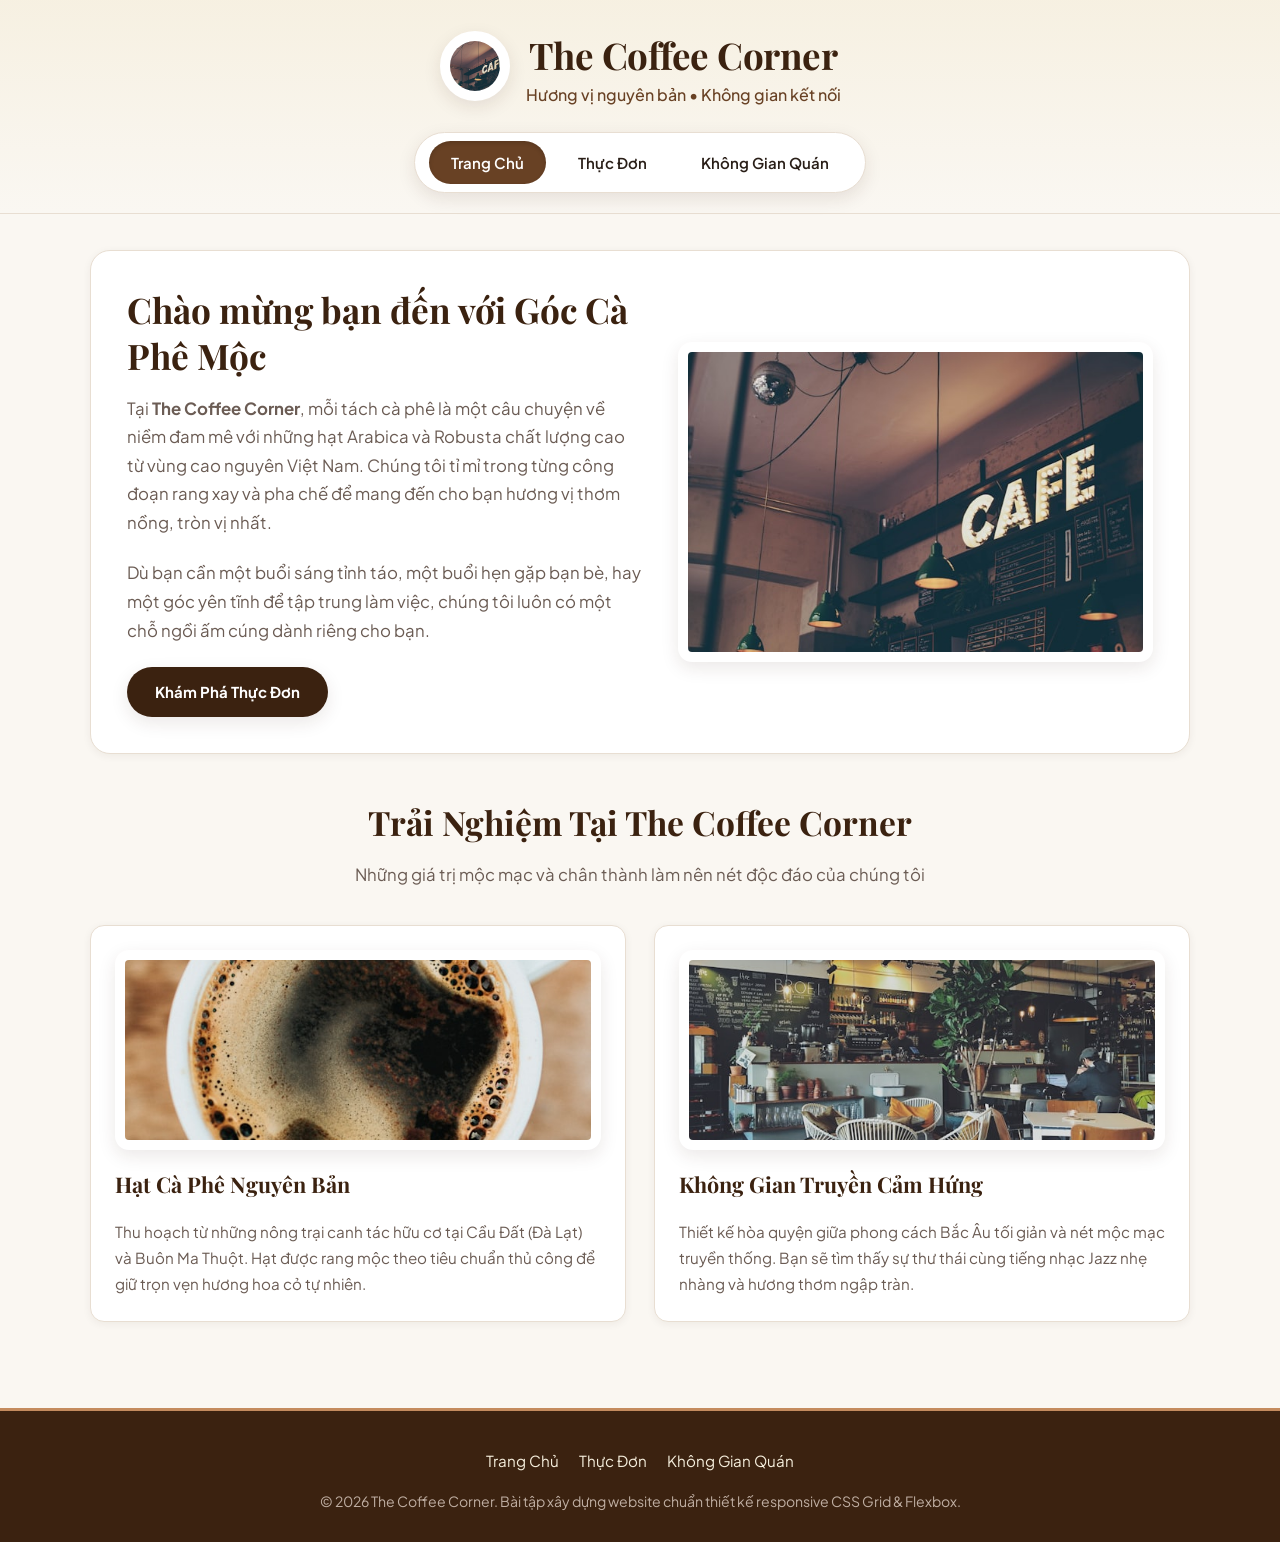
<file: index.html>
<!DOCTYPE html>
<html lang="vi">

<head>
  <meta charset="utf-8">
  <meta name="viewport" content="width=device-width, initial-scale=1.0">
  <title>Trang Chủ - The Coffee Corner | Cà Phê Mộc & Không Gian Thư Giãn</title>
  <link rel="stylesheet" href="css/style.css">
</head>

<body>
  <a href="#main-content" class="skip-link">Chuyển đến Nội dung chính</a>

  <header>
    <div class="header-container">
      <div class="brand-wrapper">
        <img src="images/coffee_hero.jpg" alt="Logo tách cà phê nghệ thuật The Coffee Corner" class="brand-logo"
          width="70" height="70">
        <div>
          <h1>The Coffee Corner</h1>
          <p class="tagline">Hương vị nguyên bản &bull; Không gian kết nối</p>
        </div>
      </div>

      <nav aria-label="Điều hướng chính">
        <ul>
          <li><a href="index.html" class="active">Trang Chủ</a></li>
          <li><a href="menu.html">Thực Đơn</a></li>
          <li><a href="space.html">Không Gian Quán</a></li>
        </ul>
      </nav>
    </div>
  </header>

  <main id="main-content">
    <section class="hero-section">
      <div class="hero-text">
        <h2>Chào mừng bạn đến với Góc Cà Phê Mộc</h2>
        <p>Tại <strong>The Coffee Corner</strong>, mỗi tách cà phê là một câu chuyện về niềm đam mê với những hạt
          Arabica và Robusta chất lượng cao từ vùng cao nguyên Việt Nam. Chúng tôi tỉ mỉ trong từng công đoạn rang xay
          và pha chế để mang đến cho bạn hương vị thơm nồng, tròn vị nhất.</p>
        <p>Dù bạn cần một buổi sáng tỉnh táo, một buổi hẹn gặp bạn bè, hay một góc yên tĩnh để tập trung làm việc, chúng
          tôi luôn có một chỗ ngồi ấm cúng dành riêng cho bạn.</p>
        <a href="menu.html" class="cta-button">Khám Phá Thực Đơn</a>
      </div>
      <div class="hero-image-wrapper">
        <img src="images/coffee_hero.jpg" alt="Tách cà phê Latte Art với bọt sữa mịn màng và đĩa sứ ấm cúng" width="480"
          height="320">
      </div>
    </section>

    <section>
      <div class="page-header">
        <h2>Trải Nghiệm Tại The Coffee Corner</h2>
        <p>Những giá trị mộc mạc và chân thành làm nên nét độc đáo của chúng tôi</p>
      </div>

      <div class="features-grid">
        <article class="feature-card">
          <img src="images/coffee_beans.jpg" alt="Những hạt cà phê rang mộc nguyên chất bóng dầu thơm phức" width="360"
            height="200">
          <h3>Hạt Cà Phê Nguyên Bản</h3>
          <p>Thu hoạch từ những nông trại canh tác hữu cơ tại Cầu Đất (Đà Lạt) và Buôn Ma Thuột. Hạt được rang mộc theo
            tiêu chuẩn thủ công để giữ trọn vẹn hương hoa cỏ tự nhiên.</p>
        </article>

        <article class="feature-card">
          <img src="images/space_interior.jpg" alt="Không gian quán với bàn ghế gỗ tự nhiên và ánh sáng dịu nhẹ"
            width="360" height="200">
          <h3>Không Gian Truyền Cảm Hứng</h3>
          <p>Thiết kế hòa quyện giữa phong cách Bắc Âu tối giản và nét mộc mạc truyền thống. Bạn sẽ tìm thấy sự thư thái
            cùng tiếng nhạc Jazz nhẹ nhàng và hương thơm ngập tràn.</p>
        </article>
      </div>
    </section>
  </main>

  <footer>
    <div class="footer-container">
      <ul class="footer-nav">
        <li><a href="index.html">Trang Chủ</a></li>
        <li><a href="menu.html">Thực Đơn</a></li>
        <li><a href="space.html">Không Gian Quán</a></li>
      </ul>
      <p class="footer-copy">&copy; 2026 The Coffee Corner. Bài tập xây dựng website chuẩn thiết kế responsive CSS Grid
        &amp; Flexbox.</p>
    </div>
  </footer>
</body>

</html>
</file>
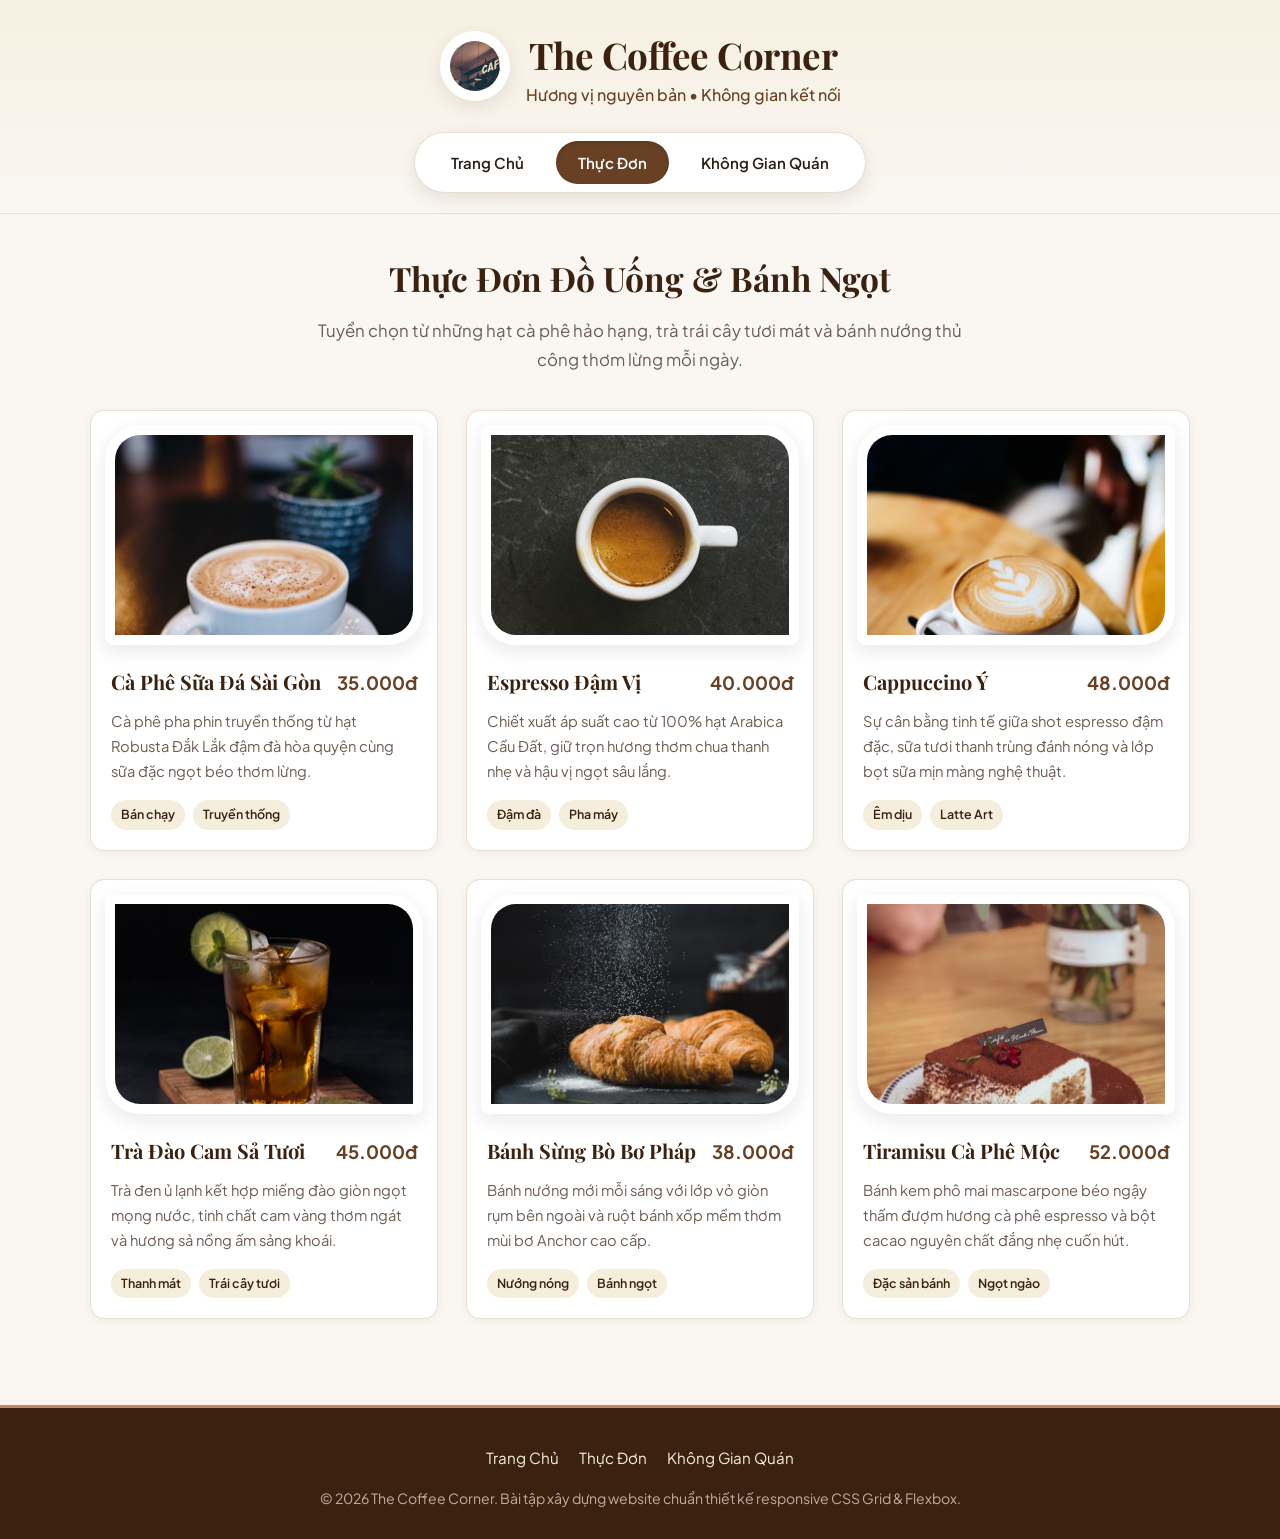
<file: menu.html>
<!DOCTYPE html>
<html lang="vi">

<head>
  <meta charset="utf-8">
  <meta name="viewport" content="width=device-width, initial-scale=1.0">
  <title>Thực Đơn - The Coffee Corner | Cà Phê Đặc Sản & Bánh Ngọt Thủ Công</title>
  <link rel="stylesheet" href="css/style.css">
</head>

<body>
  <a href="#main-content" class="skip-link">Chuyển đến Nội dung chính</a>

  <header>
    <div class="header-container">
      <div class="brand-wrapper">
        <img src="images/coffee_hero.jpg" alt="Logo tách cà phê nghệ thuật The Coffee Corner" class="brand-logo" width="70" height="70">
        <div>
          <h1>The Coffee Corner</h1>
          <p class="tagline">Hương vị nguyên bản &bull; Không gian kết nối</p>
        </div>
      </div>

      <nav aria-label="Điều hướng chính">
        <ul>
          <li><a href="index.html">Trang Chủ</a></li>
          <li><a href="menu.html" class="active">Thực Đơn</a></li>
          <li><a href="space.html">Không Gian Quán</a></li>
        </ul>
      </nav>
    </div>
  </header>

  <main id="main-content">
    <div class="page-header">
      <h2>Thực Đơn Đồ Uống &amp; Bánh Ngọt</h2>
      <p>Tuyển chọn từ những hạt cà phê hảo hạng, trà trái cây tươi mát và bánh nướng thủ công thơm lừng mỗi ngày.</p>
    </div>

    <div class="menu-grid">
      <article class="menu-card">
        <div class="menu-card-img-wrap">
          <img src="images/menu_ca_phe_sua.jpg" alt="Ly cà phê sữa đá truyền thống Việt Nam với lớp sữa đặc sánh mịn" width="320" height="220">
        </div>
        <div class="menu-card-body">
          <div class="menu-card-header">
            <h3 class="menu-card-title">Cà Phê Sữa Đá Sài Gòn</h3>
            <span class="menu-card-price">35.000đ</span>
          </div>
          <p class="menu-card-desc">Cà phê pha phin truyền thống từ hạt Robusta Đắk Lắk đậm đà hòa quyện cùng sữa đặc ngọt béo thơm lừng.</p>
          <div class="menu-card-tags">
            <span class="tag-badge">Bán chạy</span>
            <span class="tag-badge">Truyền thống</span>
          </div>
        </div>
      </article>

      <article class="menu-card">
        <div class="menu-card-img-wrap">
          <img src="images/menu_espresso.jpg" alt="Tách cà phê Espresso đậm đà với lớp bọt crema màu cánh gián hoàn hảo" width="320" height="220">
        </div>
        <div class="menu-card-body">
          <div class="menu-card-header">
            <h3 class="menu-card-title">Espresso Đậm Vị</h3>
            <span class="menu-card-price">40.000đ</span>
          </div>
          <p class="menu-card-desc">Chiết xuất áp suất cao từ 100% hạt Arabica Cầu Đất, giữ trọn hương thơm chua thanh nhẹ và hậu vị ngọt sâu lắng.</p>
          <div class="menu-card-tags">
            <span class="tag-badge">Đậm đà</span>
            <span class="tag-badge">Pha máy</span>
          </div>
        </div>
      </article>

      <article class="menu-card">
        <div class="menu-card-img-wrap">
          <img src="images/menu_cappuccino.jpg" alt="Tách Cappuccino bọt sữa vẽ hình lá nghệ thuật tinh tế" width="320" height="220">
        </div>
        <div class="menu-card-body">
          <div class="menu-card-header">
            <h3 class="menu-card-title">Cappuccino Ý</h3>
            <span class="menu-card-price">48.000đ</span>
          </div>
          <p class="menu-card-desc">Sự cân bằng tinh tế giữa shot espresso đậm đặc, sữa tươi thanh trùng đánh nóng và lớp bọt sữa mịn màng nghệ thuật.</p>
          <div class="menu-card-tags">
            <span class="tag-badge">Êm dịu</span>
            <span class="tag-badge">Latte Art</span>
          </div>
        </div>
      </article>

      <article class="menu-card">
        <div class="menu-card-img-wrap">
          <img src="images/menu_tra_dao.jpg" alt="Ly trà đào cam sả thanh mát rực rỡ với lát cam vàng và sả tươi" width="320" height="220">
        </div>
        <div class="menu-card-body">
          <div class="menu-card-header">
            <h3 class="menu-card-title">Trà Đào Cam Sả Tươi</h3>
            <span class="menu-card-price">45.000đ</span>
          </div>
          <p class="menu-card-desc">Trà đen ủ lạnh kết hợp miếng đào giòn ngọt mọng nước, tinh chất cam vàng thơm ngát và hương sả nồng ấm sảng khoái.</p>
          <div class="menu-card-tags">
            <span class="tag-badge">Thanh mát</span>
            <span class="tag-badge">Trái cây tươi</span>
          </div>
        </div>
      </article>

      <article class="menu-card">
        <div class="menu-card-img-wrap">
          <img src="images/menu_croissant.jpg" alt="Bánh sừng bò Croissant nướng bơ Pháp vàng giòn nhiều lớp xếp chồng" width="320" height="220">
        </div>
        <div class="menu-card-body">
          <div class="menu-card-header">
            <h3 class="menu-card-title">Bánh Sừng Bò Bơ Pháp</h3>
            <span class="menu-card-price">38.000đ</span>
          </div>
          <p class="menu-card-desc">Bánh nướng mới mỗi sáng với lớp vỏ giòn rụm bên ngoài và ruột bánh xốp mềm thơm mùi bơ Anchor cao cấp.</p>
          <div class="menu-card-tags">
            <span class="tag-badge">Nướng nóng</span>
            <span class="tag-badge">Bánh ngọt</span>
          </div>
        </div>
      </article>

      <article class="menu-card">
        <div class="menu-card-img-wrap">
          <img src="images/menu_tiramisu.jpg" alt="Miếng bánh Tiramisu phủ bột cacao nguyên chất sang trọng béo ngậy" width="320" height="220">
        </div>
        <div class="menu-card-body">
          <div class="menu-card-header">
            <h3 class="menu-card-title">Tiramisu Cà Phê Mộc</h3>
            <span class="menu-card-price">52.000đ</span>
          </div>
          <p class="menu-card-desc">Bánh kem phô mai mascarpone béo ngậy thấm đượm hương cà phê espresso và bột cacao nguyên chất đắng nhẹ cuốn hút.</p>
          <div class="menu-card-tags">
            <span class="tag-badge">Đặc sản bánh</span>
            <span class="tag-badge">Ngọt ngào</span>
          </div>
        </div>
      </article>
    </div>
  </main>

  <footer>
    <div class="footer-container">
      <ul class="footer-nav">
        <li><a href="index.html">Trang Chủ</a></li>
        <li><a href="menu.html">Thực Đơn</a></li>
        <li><a href="space.html">Không Gian Quán</a></li>
      </ul>
      <p class="footer-copy">&copy; 2026 The Coffee Corner. Bài tập xây dựng website chuẩn thiết kế responsive CSS Grid &amp; Flexbox.</p>
    </div>
  </footer>
</body>

</html>
</file>
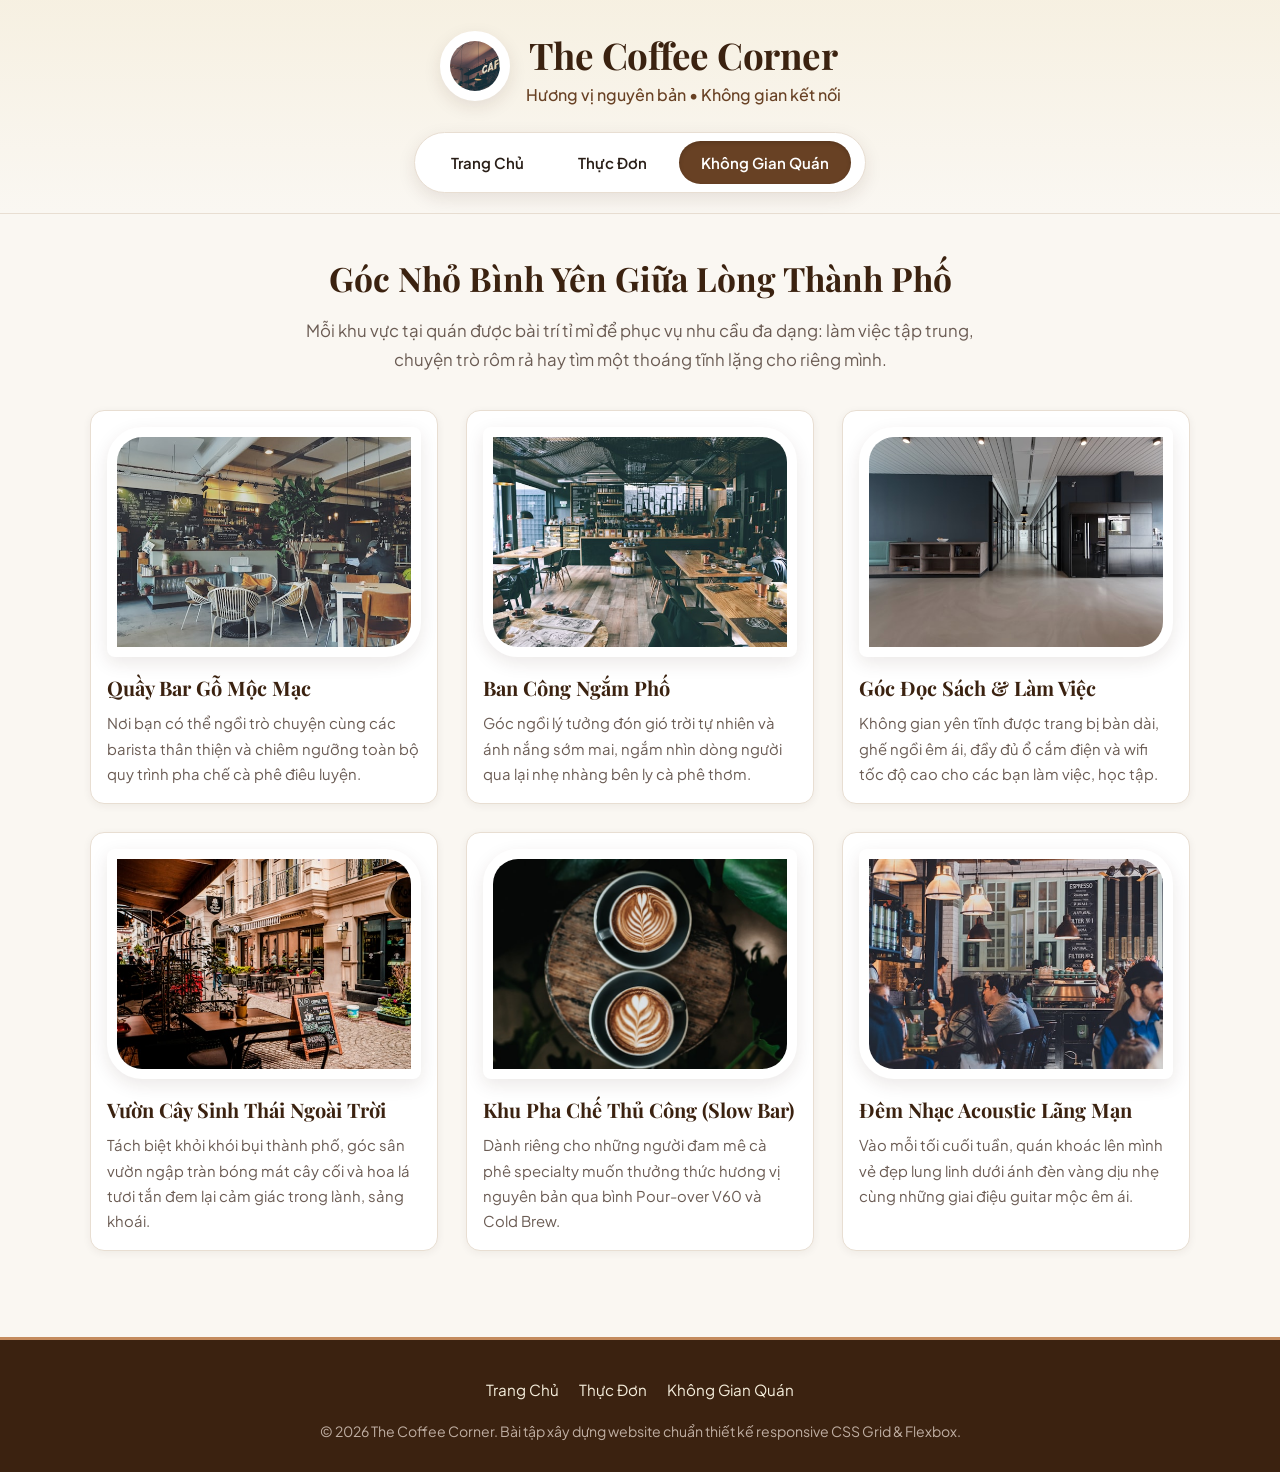
<file: space.html>
<!DOCTYPE html>
<html lang="vi">

<head>
  <meta charset="utf-8">
  <meta name="viewport" content="width=device-width, initial-scale=1.0">
  <title>Không Gian Quán - The Coffee Corner | Khám Phá Từng Góc Nhỏ Bình Yên</title>
  <link rel="stylesheet" href="css/style.css">
</head>

<body>
  <a href="#main-content" class="skip-link">Chuyển đến Nội dung chính</a>

  <header>
    <div class="header-container">
      <div class="brand-wrapper">
        <img src="images/coffee_hero.jpg" alt="Logo tách cà phê nghệ thuật The Coffee Corner" class="brand-logo" width="70" height="70">
        <div>
          <h1>The Coffee Corner</h1>
          <p class="tagline">Hương vị nguyên bản &bull; Không gian kết nối</p>
        </div>
      </div>

      <nav aria-label="Điều hướng chính">
        <ul>
          <li><a href="index.html">Trang Chủ</a></li>
          <li><a href="menu.html">Thực Đơn</a></li>
          <li><a href="space.html" class="active">Không Gian Quán</a></li>
        </ul>
      </nav>
    </div>
  </header>

  <main id="main-content">
    <div class="page-header">
      <h2>Góc Nhỏ Bình Yên Giữa Lòng Thành Phố</h2>
      <p>Mỗi khu vực tại quán được bài trí tỉ mỉ để phục vụ nhu cầu đa dạng: làm việc tập trung, chuyện trò rôm rả hay tìm một thoáng tĩnh lặng cho riêng mình.</p>
    </div>

    <div class="flex-gallery">
      <article class="gallery-card">
        <img src="images/space_interior.jpg" alt="Quầy bar gỗ sồi mộc mạc với ánh đèn vàng ấm áp và ghế ngồi quầy bar" width="320" height="230">
        <div class="gallery-info">
          <h3>Quầy Bar Gỗ Mộc Mạc</h3>
          <p>Nơi bạn có thể ngồi trò chuyện cùng các barista thân thiện và chiêm ngưỡng toàn bộ quy trình pha chế cà phê điêu luyện.</p>
        </div>
      </article>

      <article class="gallery-card">
        <img src="images/space_balcony.jpg" alt="Khu vực ban công ngoài trời nhiều chậu cây xanh nhìn xuống con phố tấp nập" width="320" height="230">
        <div class="gallery-info">
          <h3>Ban Công Ngắm Phố</h3>
          <p>Góc ngồi lý tưởng đón gió trời tự nhiên và ánh nắng sớm mai, ngắm nhìn dòng người qua lại nhẹ nhàng bên ly cà phê thơm.</p>
        </div>
      </article>

      <article class="gallery-card">
        <img src="images/space_study.jpg" alt="Bàn làm việc dài bằng gỗ với đèn học cá nhân, ổ cắm điện và ghế công thái học" width="320" height="230">
        <div class="gallery-info">
          <h3>Góc Đọc Sách &amp; Làm Việc</h3>
          <p>Không gian yên tĩnh được trang bị bàn dài, ghế ngồi êm ái, đầy đủ ổ cắm điện và wifi tốc độ cao cho các bạn làm việc, học tập.</p>
        </div>
      </article>

      <article class="gallery-card">
        <img src="images/space_garden.jpg" alt="Khu vườn nhỏ rợp bóng mát cây xanh với bàn ghế đá ngoài trời thư thái" width="320" height="230">
        <div class="gallery-info">
          <h3>Vườn Cây Sinh Thái Ngoài Trời</h3>
          <p>Tách biệt khỏi khói bụi thành phố, góc sân vườn ngập tràn bóng mát cây cối và hoa lá tươi tắn đem lại cảm giác trong lành, sảng khoái.</p>
        </div>
      </article>

      <article class="gallery-card">
        <img src="images/space_barista.jpg" alt="Barista đang tỉ mỉ rót nước pha cà phê thủ công theo phương pháp Pour-over" width="320" height="230">
        <div class="gallery-info">
          <h3>Khu Pha Chế Thủ Công (Slow Bar)</h3>
          <p>Dành riêng cho những người đam mê cà phê specialty muốn thưởng thức hương vị nguyên bản qua bình Pour-over V60 và Cold Brew.</p>
        </div>
      </article>

      <article class="gallery-card">
        <img src="images/space_evening.jpg" alt="Quán cà phê lung linh ánh đèn vàng ấm cúng và lãng mạn vào ban đêm" width="320" height="230">
        <div class="gallery-info">
          <h3>Đêm Nhạc Acoustic Lãng Mạn</h3>
          <p>Vào mỗi tối cuối tuần, quán khoác lên mình vẻ đẹp lung linh dưới ánh đèn vàng dịu nhẹ cùng những giai điệu guitar mộc êm ái.</p>
        </div>
      </article>
    </div>
  </main>

  <footer>
    <div class="footer-container">
      <ul class="footer-nav">
        <li><a href="index.html">Trang Chủ</a></li>
        <li><a href="menu.html">Thực Đơn</a></li>
        <li><a href="space.html">Không Gian Quán</a></li>
      </ul>
      <p class="footer-copy">&copy; 2026 The Coffee Corner. Bài tập xây dựng website chuẩn thiết kế responsive CSS Grid &amp; Flexbox.</p>
    </div>
  </footer>
</body>

</html>
</file>
<file: css/style.css>
@import url('https://fonts.googleapis.com/css2?family=Plus+Jakarta+Sans:wght@400;500;600;700;800&family=Playfair+Display:ital,wght@0,600;0,700;1,600&display=swap');

:root {
  --font-main: 'Plus Jakarta Sans', system-ui, -apple-system, sans-serif;
  --font-heading: 'Playfair Display', Georgia, serif;
  
  --coffee-dark: #3b2210;
  --coffee-medium: #684124;
  --coffee-light: #9c6644;
  --coffee-accent: #c48b5e;
  --cream-soft: #fcf9f5;
  --cream-warm: #f5eedc;
  --cream-accent: #edd9be;
  
  --text-dark: #291e17;
  --text-muted: #6b5c54;
  --text-light: #ffffff;
  
  --bg-body: #faf7f2;
  --bg-card: #ffffff;
  --border-color: #e8ded2;
  
  --shadow-sm: 0 2px 8px rgba(59, 34, 16, 0.06);
  --shadow-md: 0 6px 18px rgba(59, 34, 16, 0.1);
  --shadow-lg: 0 12px 30px rgba(59, 34, 16, 0.15);
  --shadow-hover: 0 16px 36px rgba(59, 34, 16, 0.2);
  
  --radius-sm: 8px;
  --radius-md: 14px;
  --radius-lg: 20px;
  --radius-full: 9999px;
  
  --transition-normal: all 0.3s cubic-bezier(0.25, 0.8, 0.25, 1);
  --transition-fast: all 0.2s ease;
}

* {
  box-sizing: border-box;
  margin: 0;
  padding: 0;
}

html {
  scroll-behavior: smooth;
}

body {
  font-family: var(--font-main);
  background-color: var(--bg-body);
  color: var(--text-dark);
  line-height: 1.7;
  font-size: 16px;
  min-height: 100vh;
  display: flex;
  flex-direction: column;
}

.skip-link {
  position: absolute;
  top: -9999px;
  left: -9999px;
  background-color: var(--coffee-dark);
  color: #ffffff;
  padding: 12px 24px;
  font-weight: 700;
  font-size: 15px;
  text-decoration: none;
  border-radius: var(--radius-sm);
  border: 2px solid var(--coffee-accent);
  box-shadow: var(--shadow-lg);
  z-index: 10000;
  transition: opacity 0.2s ease;
}

.skip-link:focus {
  top: 16px;
  left: 16px;
  outline: 3px solid var(--cream-accent);
}

header {
  background: linear-gradient(180deg, rgba(245, 238, 220, 0.75) 0%, rgba(250, 247, 242, 0) 100%);
  padding: 24px 20px 20px 20px;
  text-align: center;
  border-bottom: 1px solid var(--border-color);
}

.header-container {
  max-width: 1140px;
  margin: 0 auto;
  display: flex;
  flex-direction: column;
  align-items: center;
  gap: 18px;
}

.brand-wrapper {
  display: flex;
  align-items: center;
  gap: 16px;
}

.brand-wrapper h1 {
  font-family: var(--font-heading);
  font-size: 2.3rem;
  font-weight: 700;
  color: var(--coffee-dark);
  letter-spacing: -0.5px;
}

.tagline {
  font-size: 1rem;
  color: var(--coffee-medium);
  font-weight: 500;
  margin-top: -6px;
}

nav {
  display: inline-block;
  background-color: #ffffff;
  padding: 8px 14px;
  border-radius: var(--radius-full);
  box-shadow: var(--shadow-md);
  border: 1px solid var(--border-color);
  margin-top: 6px;
}

nav ul {
  display: flex;
  list-style: none;
  gap: 10px;
  align-items: center;
  flex-wrap: wrap;
  justify-content: center;
}

nav ul li {
  display: inline-block;
}

nav ul li a {
  display: block;
  padding: 9px 22px;
  color: var(--text-dark);
  text-decoration: none;
  font-weight: 600;
  font-size: 15px;
  border-radius: var(--radius-full);
  transition: var(--transition-fast);
}

nav ul li a:hover {
  background-color: var(--coffee-dark);
  color: #ffffff;
  transform: translateY(-2px);
  box-shadow: 0 4px 12px rgba(59, 34, 16, 0.25);
}

nav ul li a.active {
  background-color: var(--coffee-medium);
  color: #ffffff;
  box-shadow: inset 0 2px 4px rgba(0, 0, 0, 0.15);
}

img {
  border: 4px solid #ffffff;
  padding: 6px;
  border-radius: var(--radius-md);
  background-color: #ffffff;
  box-shadow: var(--shadow-md);
  box-sizing: border-box;
  max-width: 100%;
  height: auto;
  display: block;
  transition: var(--transition-normal);
}

img:hover {
  transform: scale(1.03) translateY(-4px);
  box-shadow: var(--shadow-hover);
  border-color: var(--cream-accent);
}

.brand-logo {
  width: 70px;
  height: 70px;
  object-fit: cover;
  border-radius: var(--radius-full);
}

main {
  flex: 1;
  max-width: 1140px;
  width: 100%;
  margin: 36px auto;
  padding: 0 20px;
}

.page-header {
  text-align: center;
  margin-bottom: 36px;
}

.page-header h2 {
  font-family: var(--font-heading);
  font-size: 2.1rem;
  color: var(--coffee-dark);
  margin-bottom: 10px;
}

.page-header p {
  color: var(--text-muted);
  max-width: 680px;
  margin: 0 auto;
  font-size: 1.05rem;
}

.features-grid {
  display: grid;
  grid-template-columns: repeat(auto-fit, minmax(320px, 1fr));
  gap: 28px;
  margin-top: 36px;
}

.menu-grid {
  display: grid;
  grid-template-columns: repeat(auto-fit, minmax(320px, 1fr));
  gap: 28px;
}

.gallery-grid {
  display: grid;
  grid-template-columns: repeat(auto-fit, minmax(320px, 1fr));
  gap: 28px;
}

.hero-section {
  display: flex;
  flex-wrap: wrap;
  align-items: center;
  gap: 36px;
  background-color: var(--bg-card);
  padding: 36px;
  border-radius: var(--radius-lg);
  border: 1px solid var(--border-color);
  box-shadow: var(--shadow-sm);
  margin-bottom: 40px;
}

.hero-text {
  flex: 1 1 420px;
}

.hero-text h2 {
  font-family: var(--font-heading);
  font-size: 2.2rem;
  color: var(--coffee-dark);
  margin-bottom: 16px;
  line-height: 1.3;
}

.hero-text p {
  color: var(--text-muted);
  font-size: 1.05rem;
  margin-bottom: 22px;
}

.hero-image-wrapper {
  flex: 1 1 380px;
  display: flex;
  justify-content: center;
}

.hero-image-wrapper img {
  width: 100%;
  max-width: 480px;
  height: 320px;
  object-fit: cover;
}

.cta-button {
  display: inline-block;
  background-color: var(--coffee-dark);
  color: #ffffff;
  padding: 12px 28px;
  font-weight: 700;
  font-size: 15px;
  text-decoration: none;
  border-radius: var(--radius-full);
  box-shadow: var(--shadow-md);
  transition: var(--transition-fast);
}

.cta-button:hover {
  background-color: var(--coffee-light);
  transform: translateY(-3px);
  box-shadow: var(--shadow-hover);
}

.feature-card {
  background-color: var(--bg-card);
  border: 1px solid var(--border-color);
  border-radius: var(--radius-md);
  padding: 24px;
  box-shadow: var(--shadow-sm);
  display: flex;
  flex-direction: column;
  gap: 16px;
  transition: var(--transition-normal);
}

.feature-card:hover {
  transform: translateY(-5px);
  box-shadow: var(--shadow-md);
  border-color: var(--coffee-accent);
}

.feature-card img {
  width: 100%;
  height: 200px;
  object-fit: cover;
}

.feature-card h3 {
  font-family: var(--font-heading);
  font-size: 1.35rem;
  color: var(--coffee-dark);
}

.feature-card p {
  color: var(--text-muted);
  font-size: 0.95rem;
}

.menu-card {
  background-color: var(--bg-card);
  border-radius: var(--radius-md);
  border: 1px solid var(--border-color);
  box-shadow: var(--shadow-sm);
  overflow: hidden;
  display: flex;
  flex-direction: column;
  transition: var(--transition-normal);
}

.menu-card:hover {
  transform: translateY(-6px);
  box-shadow: var(--shadow-lg);
  border-color: var(--cream-accent);
}

.menu-card-img-wrap {
  padding: 14px 14px 0 14px;
}

.menu-card-img-wrap img {
  width: 100%;
  height: 220px;
  object-fit: cover;
}

.menu-card-body {
  padding: 20px;
  display: flex;
  flex-direction: column;
  flex: 1;
  gap: 10px;
}

.menu-card-header {
  display: flex;
  justify-content: space-between;
  align-items: baseline;
  gap: 8px;
}

.menu-card-title {
  font-family: var(--font-heading);
  font-size: 1.25rem;
  color: var(--coffee-dark);
  font-weight: 700;
}

.menu-card-price {
  font-weight: 700;
  color: var(--coffee-medium);
  font-size: 1.15rem;
  white-space: nowrap;
}

.menu-card-desc {
  color: var(--text-muted);
  font-size: 0.92rem;
  flex: 1;
}

.menu-card-tags {
  display: flex;
  gap: 8px;
  flex-wrap: wrap;
  margin-top: 6px;
}

.tag-badge {
  display: inline-block;
  font-size: 0.78rem;
  font-weight: 600;
  padding: 4px 10px;
  background-color: var(--cream-warm);
  color: var(--coffee-dark);
  border-radius: var(--radius-full);
}

.gallery-card {
  background-color: var(--bg-card);
  border-radius: var(--radius-md);
  border: 1px solid var(--border-color);
  box-shadow: var(--shadow-sm);
  padding: 16px;
  display: flex;
  flex-direction: column;
  gap: 14px;
  transition: var(--transition-normal);
}

.gallery-card:hover {
  transform: translateY(-6px);
  box-shadow: var(--shadow-lg);
  border-color: var(--coffee-accent);
}

.gallery-card img {
  width: 100%;
  height: 230px;
  object-fit: cover;
}

.gallery-info h3 {
  font-family: var(--font-heading);
  font-size: 1.25rem;
  color: var(--coffee-dark);
  margin-bottom: 6px;
}

.gallery-info p {
  color: var(--text-muted);
  font-size: 0.93rem;
}

.flex-gallery {
  display: flex;
  flex-wrap: wrap;
  gap: 28px;
  justify-content: center;
  align-items: stretch;
}

.flex-gallery .gallery-card {
  flex: 1 1 320px;
  max-width: 380px;
}

.flex-gallery .gallery-card:nth-child(odd) img,
.gallery-card:nth-child(odd) img,
.menu-card:nth-child(odd) img {
  border-radius: 35px 8px 35px 8px;
}

.flex-gallery .gallery-card:nth-child(even) img,
.gallery-card:nth-child(even) img,
.menu-card:nth-child(even) img {
  border-radius: 8px 35px 8px 35px;
}

footer {
  background-color: var(--coffee-dark);
  color: #e5ded6;
  padding: 36px 20px 28px 20px;
  margin-top: 50px;
  border-top: 3px solid var(--coffee-accent);
}

.footer-container {
  max-width: 1140px;
  margin: 0 auto;
  display: flex;
  flex-direction: column;
  align-items: center;
  gap: 16px;
  text-align: center;
}

.footer-nav {
  display: flex;
  gap: 20px;
  list-style: none;
  flex-wrap: wrap;
  justify-content: center;
}

.footer-nav a {
  color: var(--cream-warm);
  text-decoration: none;
  font-size: 0.95rem;
  transition: var(--transition-fast);
}

.footer-nav a:hover {
  color: #ffffff;
  text-decoration: underline;
}

.footer-copy {
  font-size: 0.88rem;
  color: #bfaea2;
}

@media (max-width: 640px) {
  .brand-wrapper h1 {
    font-size: 1.8rem;
  }
  
  .hero-section {
    padding: 22px;
  }
  
  .hero-text h2 {
    font-size: 1.6rem;
  }
  
  nav ul {
    gap: 6px;
  }
  
  nav ul li a {
    padding: 7px 14px;
    font-size: 14px;
  }
}
</file>
